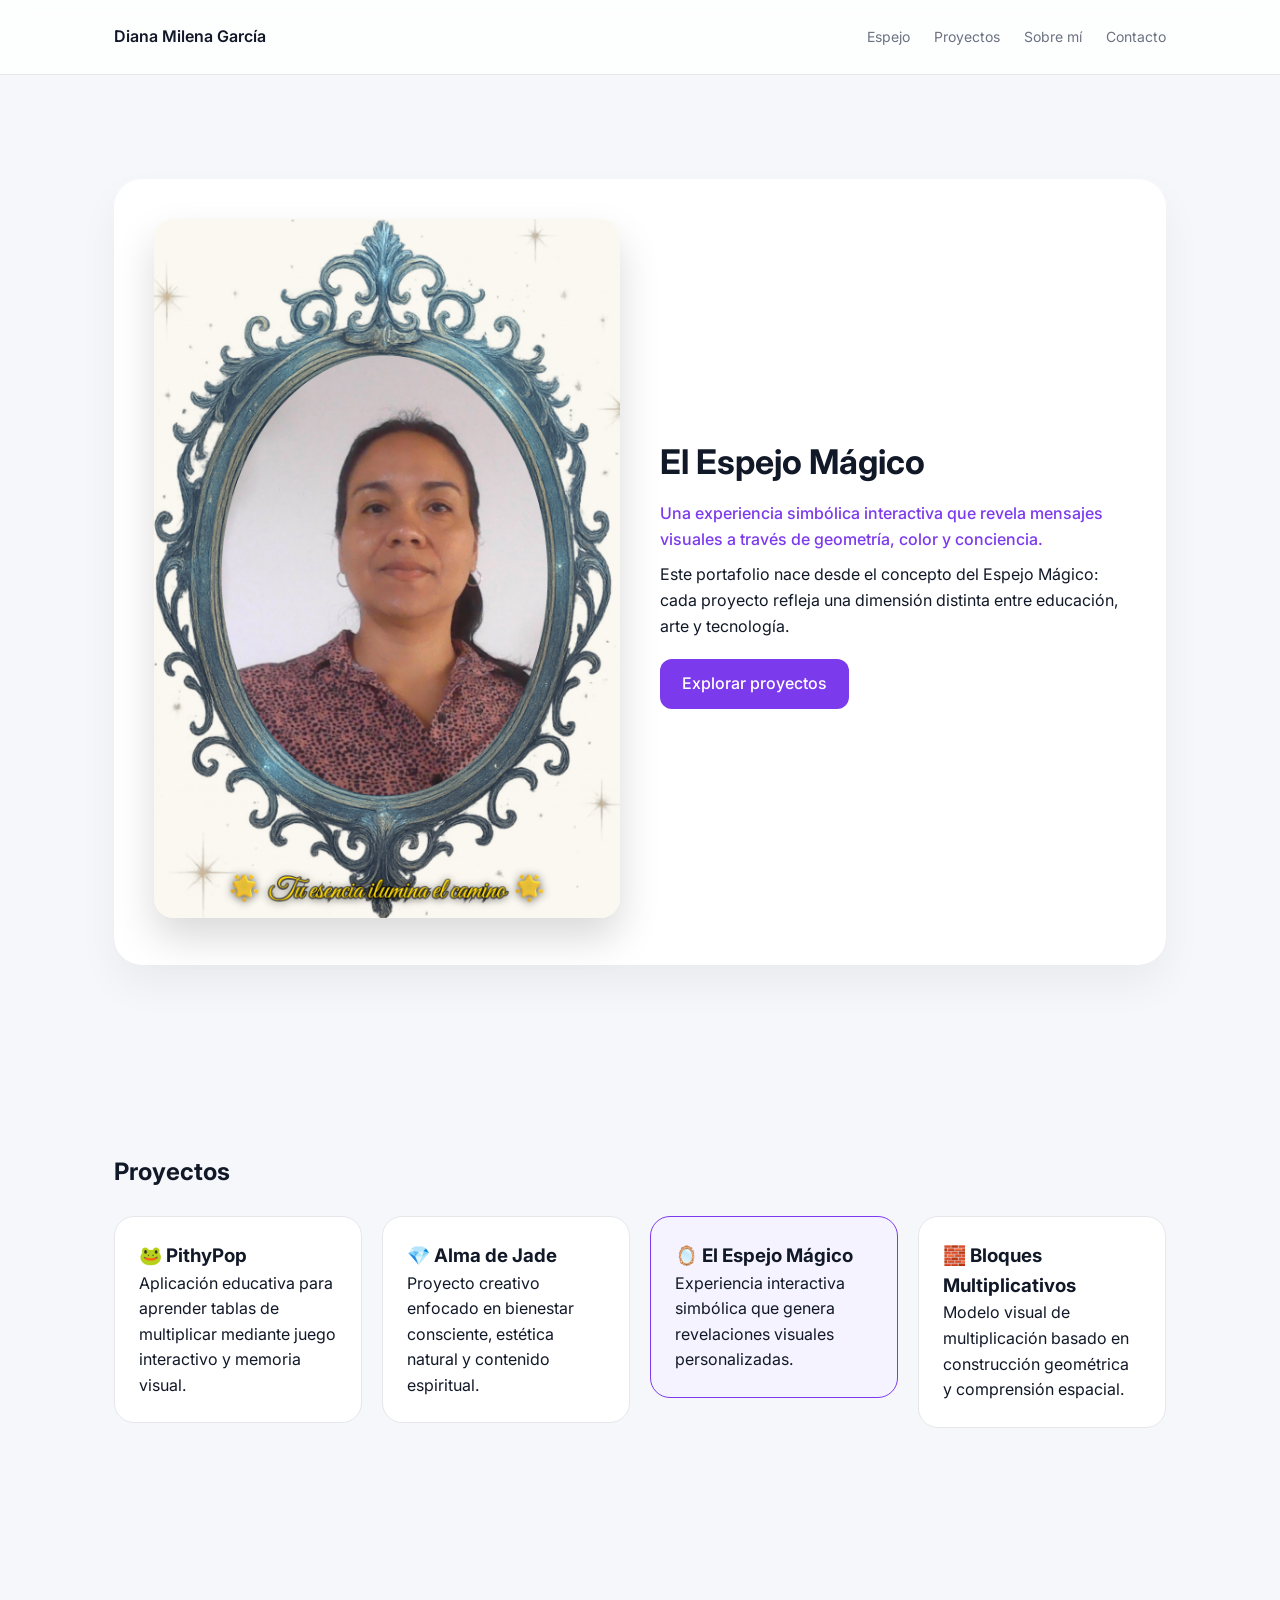
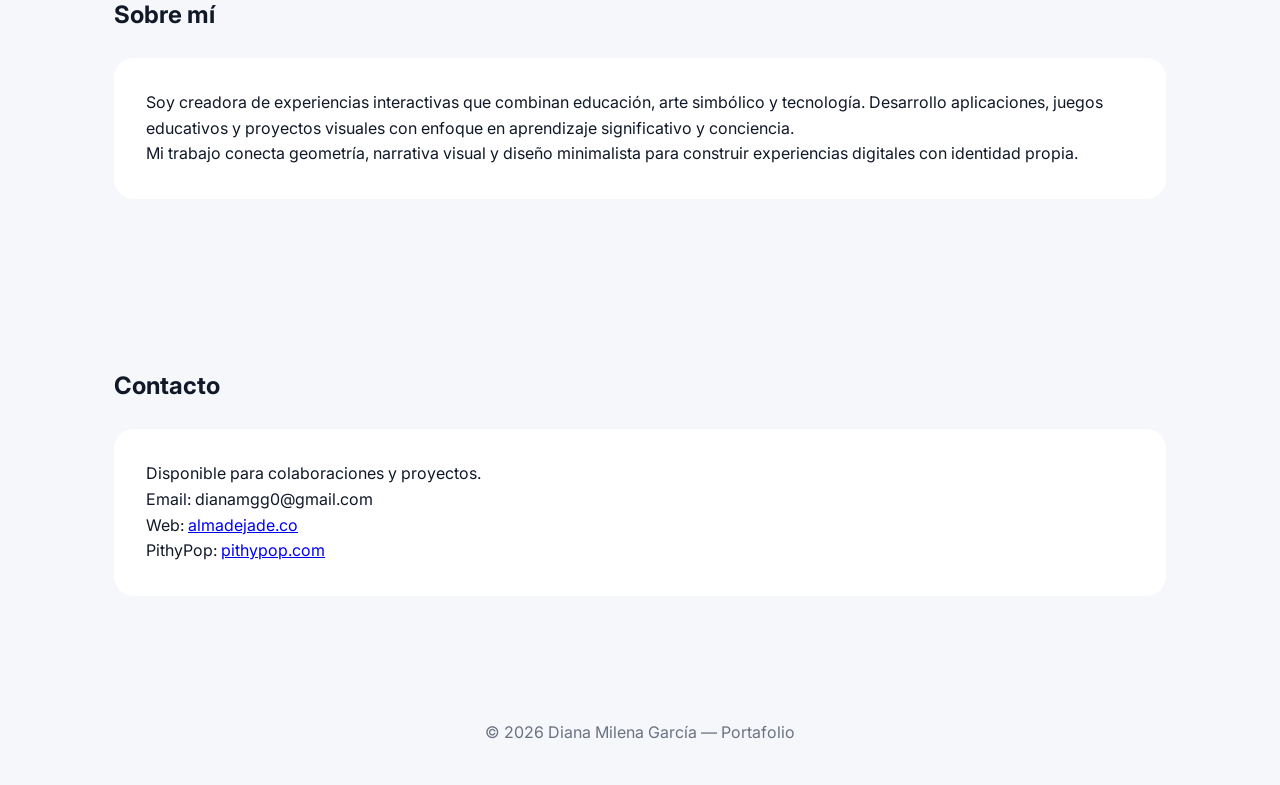
<file: index.html>
<!DOCTYPE html>
<html lang="es">
<head>
<meta charset="UTF-8" />
<meta name="viewport" content="width=device-width, initial-scale=1.0" />
<title>Diana Milena García — Portafolio</title>
<link rel="stylesheet" href="styles.css" />
<link href="https://fonts.googleapis.com/css2?family=Inter:wght@300;400;500;600&display=swap" rel="stylesheet">
</head>
<body>

<header class="header">
<div class="container nav">
<div class="logo">Diana Milena García</div>
<nav class="menu">
<a href="#espejo">Espejo</a>
<a href="#proyectos">Proyectos</a>
<a href="#sobre">Sobre mí</a>
<a href="#contacto">Contacto</a>
</nav>
</div>
</header>

<!-- HERO ESPEJO MAGICO -->
<section id="espejo" class="hero">
<div class="container">
<div class="hero-card espejo-layout">

<div class="espejo-visual">
<img id="espejoImagen" src="images/mi-revelacion.jpg" alt="Revelación Espejo Mágico" />
</div>

<div class="espejo-content">
<h1>El Espejo Mágico</h1>

<p class="hero-sub">
Una experiencia simbólica interactiva que revela mensajes visuales a través de geometría, color y conciencia.
</p>

<p>
Este portafolio nace desde el concepto del Espejo Mágico: cada proyecto refleja una dimensión distinta entre educación, arte y tecnología.
</p>

<a href="#proyectos" class="cta">Explorar proyectos</a>

</div>

</div>
</div>
</section>


<section id="proyectos" class="section">
<div class="container">
<h2 class="section-title">Proyectos</h2>

<div class="projects">

<a href="pithypop.html" class="card-link">  
<div class="card">
<h3>🐸 PithyPop</h3>
<p>Aplicación educativa para aprender tablas de multiplicar mediante juego interactivo y memoria visual.</p>
</div>
 </a> 

 <a href="alma-de-jade.html" class="card-link"> 
<div class="card">
<h3>💎 Alma de Jade</h3>
<p>Proyecto creativo enfocado en bienestar consciente, estética natural y contenido espiritual.</p>
</div>
</a> 

<a href="espejo.html" class="card-link">   
<div class="card featured">
<h3>🪞 El Espejo Mágico</h3>
<p>Experiencia interactiva simbólica que genera revelaciones visuales personalizadas.</p>
</div>
</a> 

<a href="bloques.html" class="card-link">  
<div class="card">
<h3>🧱 Bloques Multiplicativos</h3>
<p>Modelo visual de multiplicación basado en construcción geométrica y comprensión espacial.</p>
</div>
</a>

</div>
</div>
</section>

<section id="sobre" class="section">
<div class="container">
<h2 class="section-title">Sobre mí</h2>

<div class="about">
<p>
Soy creadora de experiencias interactivas que combinan educación, arte simbólico y tecnología. Desarrollo aplicaciones, juegos educativos y proyectos visuales con enfoque en aprendizaje significativo y conciencia.
</p>

<p>
Mi trabajo conecta geometría, narrativa visual y diseño minimalista para construir experiencias digitales con identidad propia.
</p>

</div>

</div>
</section>


<section id="contacto" class="section">
<div class="container">
<h2 class="section-title">Contacto</h2>

<div class="contact">
<p>Disponible para colaboraciones y proyectos.</p>

<p>Email: dianamgg0@gmail.com</p>
<p>
Web: <a href="https://www.almadejade.co">almadejade.co</a>
</p>
<p>
PithyPop: <a href="https://www.pithypop.com" >pithypop.com</a>
</p>


</div>

</div>
</section>

<footer class="footer">
© 2026 Diana Milena García — Portafolio
</footer>

</body>
</html>
</file>
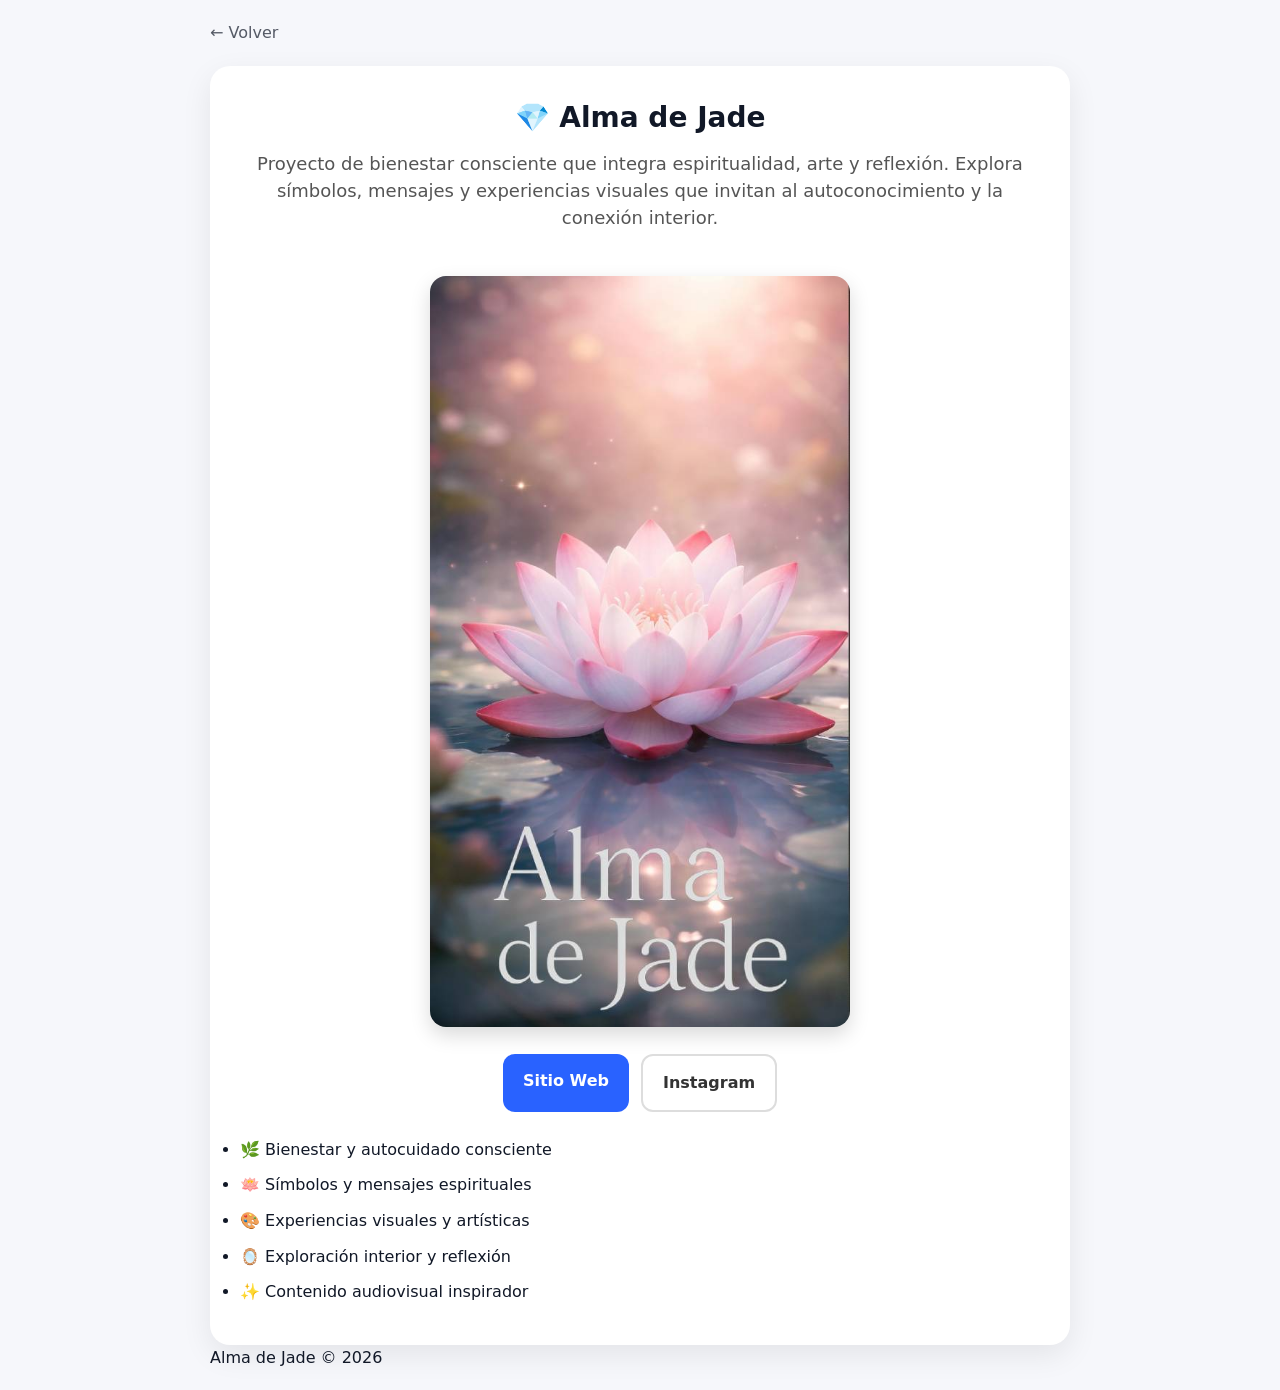
<file: alma-de-jade.html>
<!DOCTYPE html>
<html lang="es">
<head>
<meta charset="UTF-8">
<meta name="viewport" content="width=device-width, initial-scale=1.0">
  
<link rel="stylesheet" href="styles.css">
  
<title>Alma de Jade – Bienestar consciente</title>
<meta name="description" content="Alma de Jade es un proyecto de bienestar consciente que integra espiritualidad, arte y reflexión para acompañar procesos de autoconocimiento.">

</head>

<body>

<div class="pithy-container">
  
<a href="index.html" class="back">← Volver</a>
  
<div class="pithy-card">
  
<h1 class="pithy-title">💎 Alma de Jade</h1>

<p class="pithy-description">
Proyecto de bienestar consciente que integra espiritualidad, arte y reflexión. 
Explora símbolos, mensajes y experiencias visuales que invitan al autoconocimiento y la conexión interior.
</p>

<!-- imagen proyecto -->
<img src="images/alma-jade-preview.jpg" 
class="pithy-hero-img" 
alt="Proyecto Alma de Jade bienestar consciente y espiritualidad">

<div class="pithy-buttons">

<a href="https://www.almadejade.co" 
class="btn btn-secondary" 
target="_blank">
Sitio Web
</a>

<a href="https://www.instagram.com/alma_dejade/" 
class="btn btn-outline" 
target="_blank">
Instagram
</a>

</div>

<ul class="pithy-features">
<li>🌿 Bienestar y autocuidado consciente</li>
<li>🪷 Símbolos y mensajes espirituales</li>
<li>🎨 Experiencias visuales y artísticas</li>
<li>🪞 Exploración interior y reflexión</li>
<li>✨ Contenido audiovisual inspirador</li>
</ul>

</div>

<footer>
Alma de Jade © 2026
</footer>

</div>

</body>
</html>
</file>
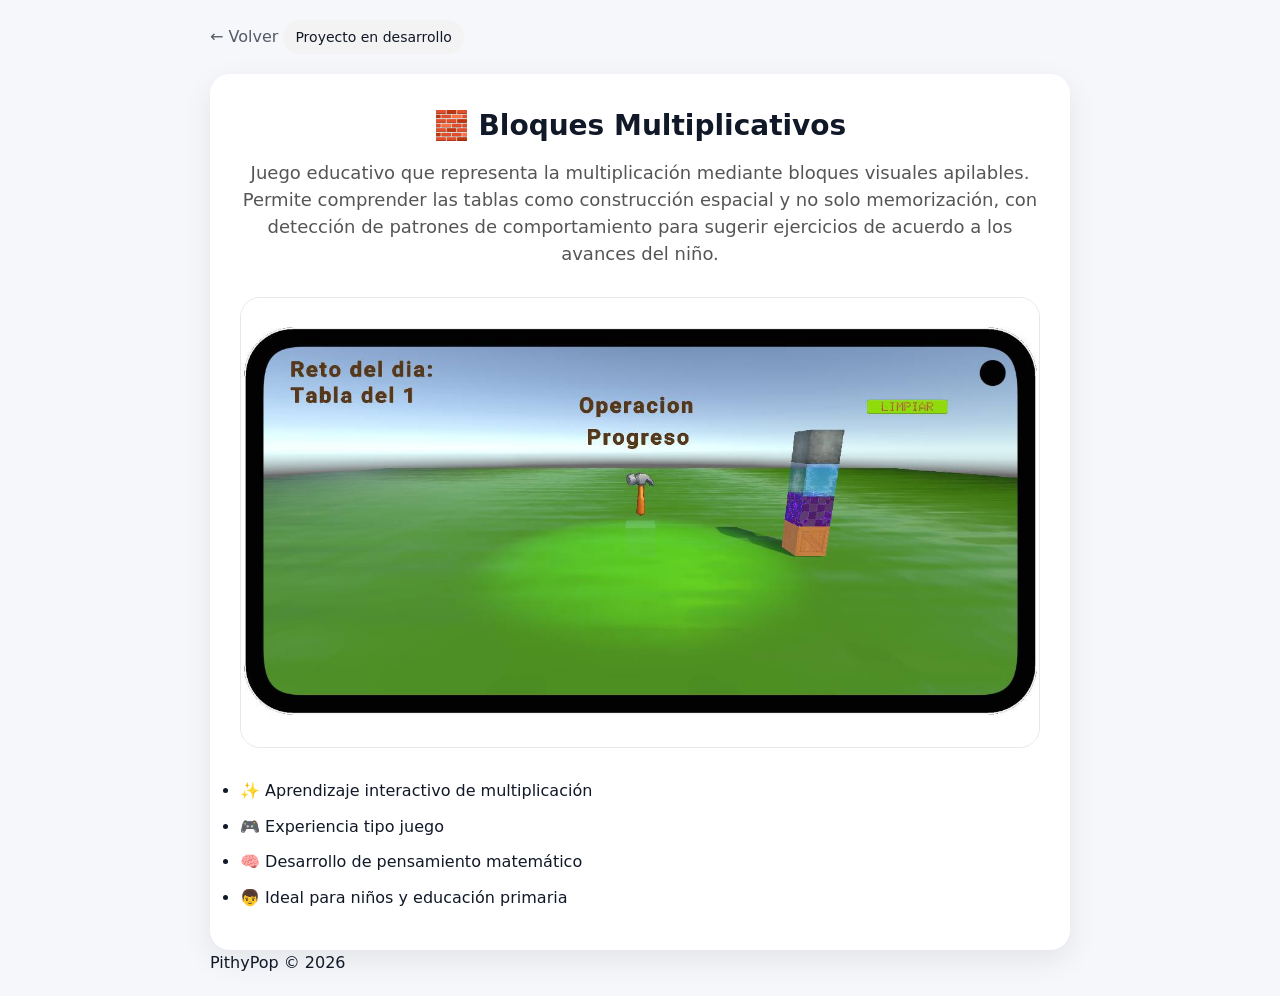
<file: bloques.html>
<!DOCTYPE html>
<html lang="es">
<head>
<meta charset="UTF-8">
<meta name="viewport" content="width=device-width, initial-scale=1.0">


<link rel="stylesheet" href="styles.css">

<title>Bloques Multiplicativos — Diana García</title>
<meta name="description" content="Bloques multiplicativos es una manera interactiva de aprender las tablas de multiplicar">

</head>

<body>

<div class="pithy-container">

<a href="index.html" class="back">← Volver</a>

<p class="status">Proyecto en desarrollo</p>

<div class="pithy-card">

<h1 class="pithy-title">🧱 Bloques Multiplicativos</h1>



<p class="pithy-description"> 
Juego educativo que representa la multiplicación mediante bloques visuales 
apilables. Permite comprender las tablas como construcción espacial y no 
solo memorización, con detección de patrones de comportamiento para sugerir ejercicios 
de acuerdo a los avances del niño.    
</p>
<div class="project-image horizontal">
<img src="images/bloques-mockup.jpg" alt="Bloques Multiplicativos">
</div>

<ul class="pithy-features">
<li>✨ Aprendizaje interactivo de multiplicación</li>
<li>🎮 Experiencia tipo juego</li>
<li>🧠 Desarrollo de pensamiento matemático</li>
<li>👦 Ideal para niños y educación primaria</li>
</ul>

</div>

<footer>
PithyPop © 2026
</footer>

</div>

</body>
</html>
</file>
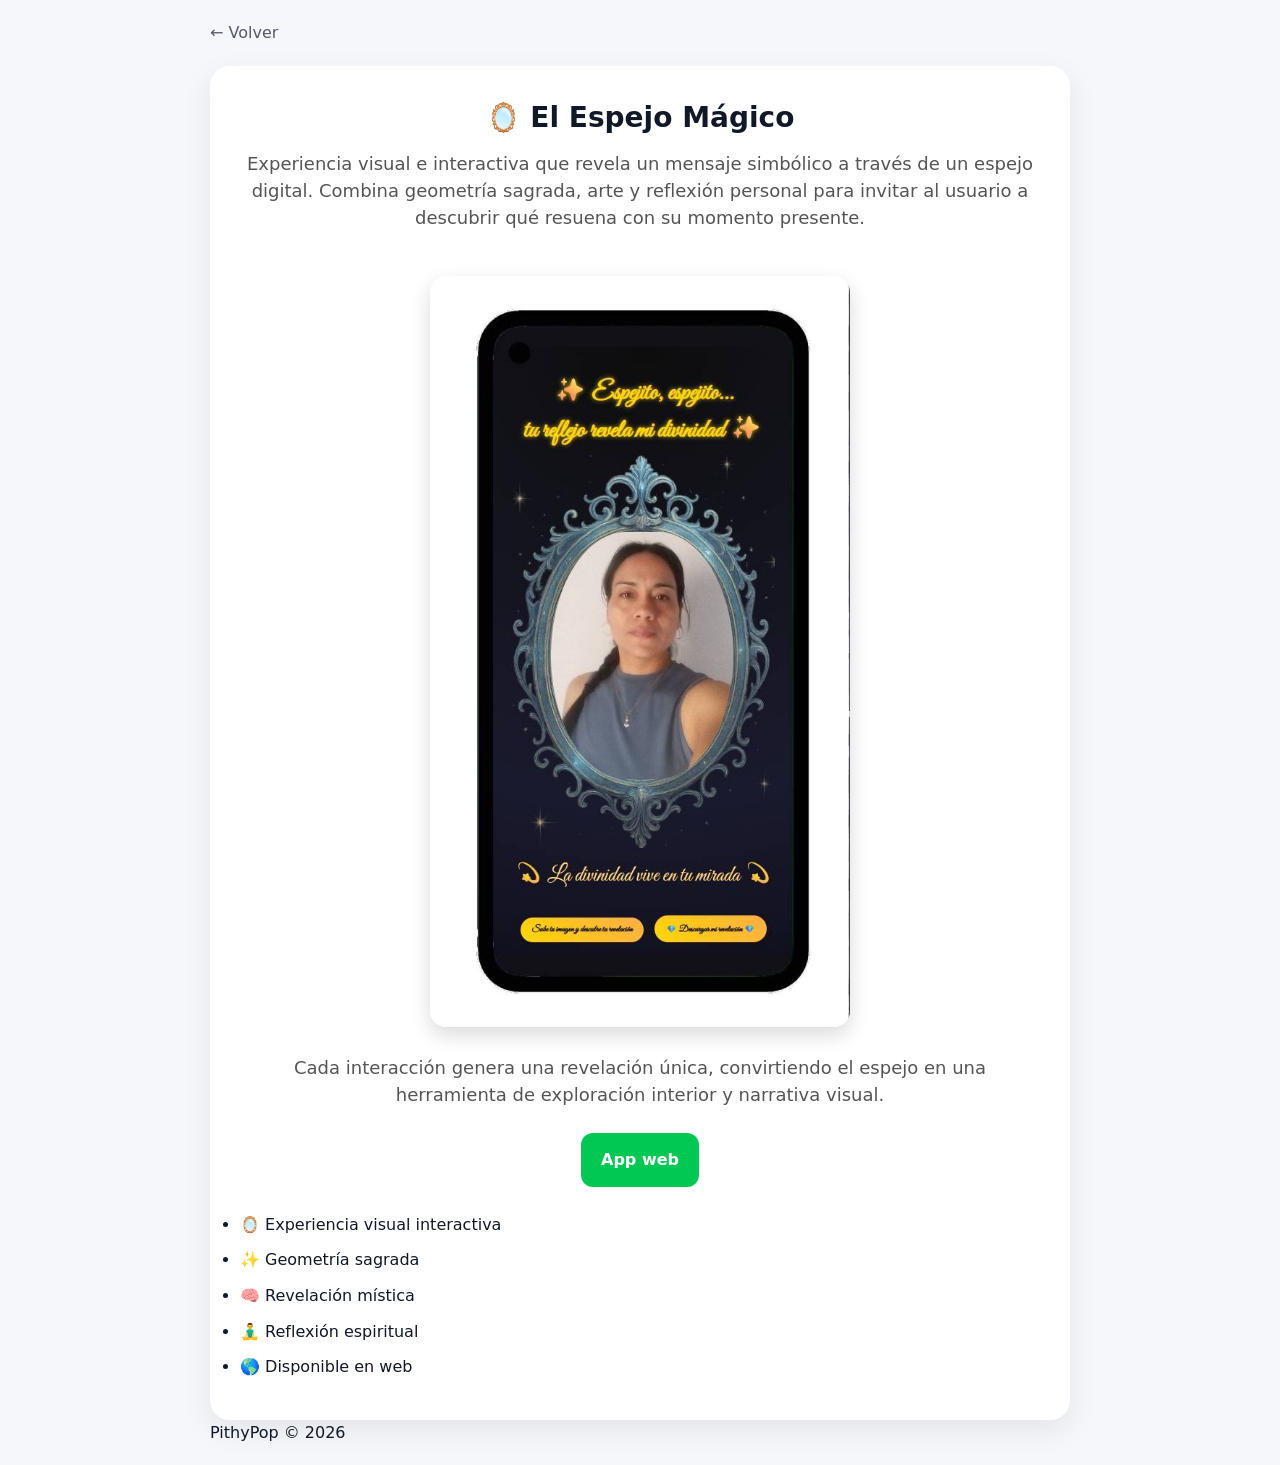
<file: espejo.html>
<!DOCTYPE html>
<html lang="es">
<head>
<meta charset="UTF-8">
<meta name="viewport" content="width=device-width, initial-scale=1.0">

<link rel="stylesheet" href="styles.css">

<title>El Espejo Mágico — Diana García</title>

<link rel="stylesheet" href="styles.css">
</head>

<body>

<div class="pithy-container">

<a href="index.html" class="back">← Volver</a>

<div class="pithy-card">

<h1 class="pithy-title">🪞 El Espejo Mágico</h1>

<p class="pithy-description">
Experiencia visual e interactiva que revela un mensaje simbólico a través 
de un espejo digital. Combina geometría sagrada, arte y reflexión personal 
para invitar al usuario a descubrir qué resuena con su momento presente.    
</p>

<!-- imagen app -->
<img src="images/espejo-diana2.jpg" class="pithy-hero-img" alt="Aplicación web interactiva revalación">

<p class="pithy-description">
Cada interacción genera una revelación única, convirtiendo el espejo en 
una herramienta de exploración interior y narrativa visual.
</p>

<div class="pithy-buttons">

<a href="https://dianamgg0.github.io/espejito-mistico/" 
class="btn btn-primary" target="_blank">
App web
</a>

</div>

<ul class="pithy-features">
<li>🪞 Experiencia visual interactiva</li>
<li>✨ Geometría sagrada</li>
<li>🧠 Revelación mística</li>
<li>🧘‍♂️ Reflexión espiritual</li>
<li>🌎 Disponible en web</li>
</ul>

</div>

<footer>
PithyPop © 2026
</footer>

</div>

</body>
</html>
</file>
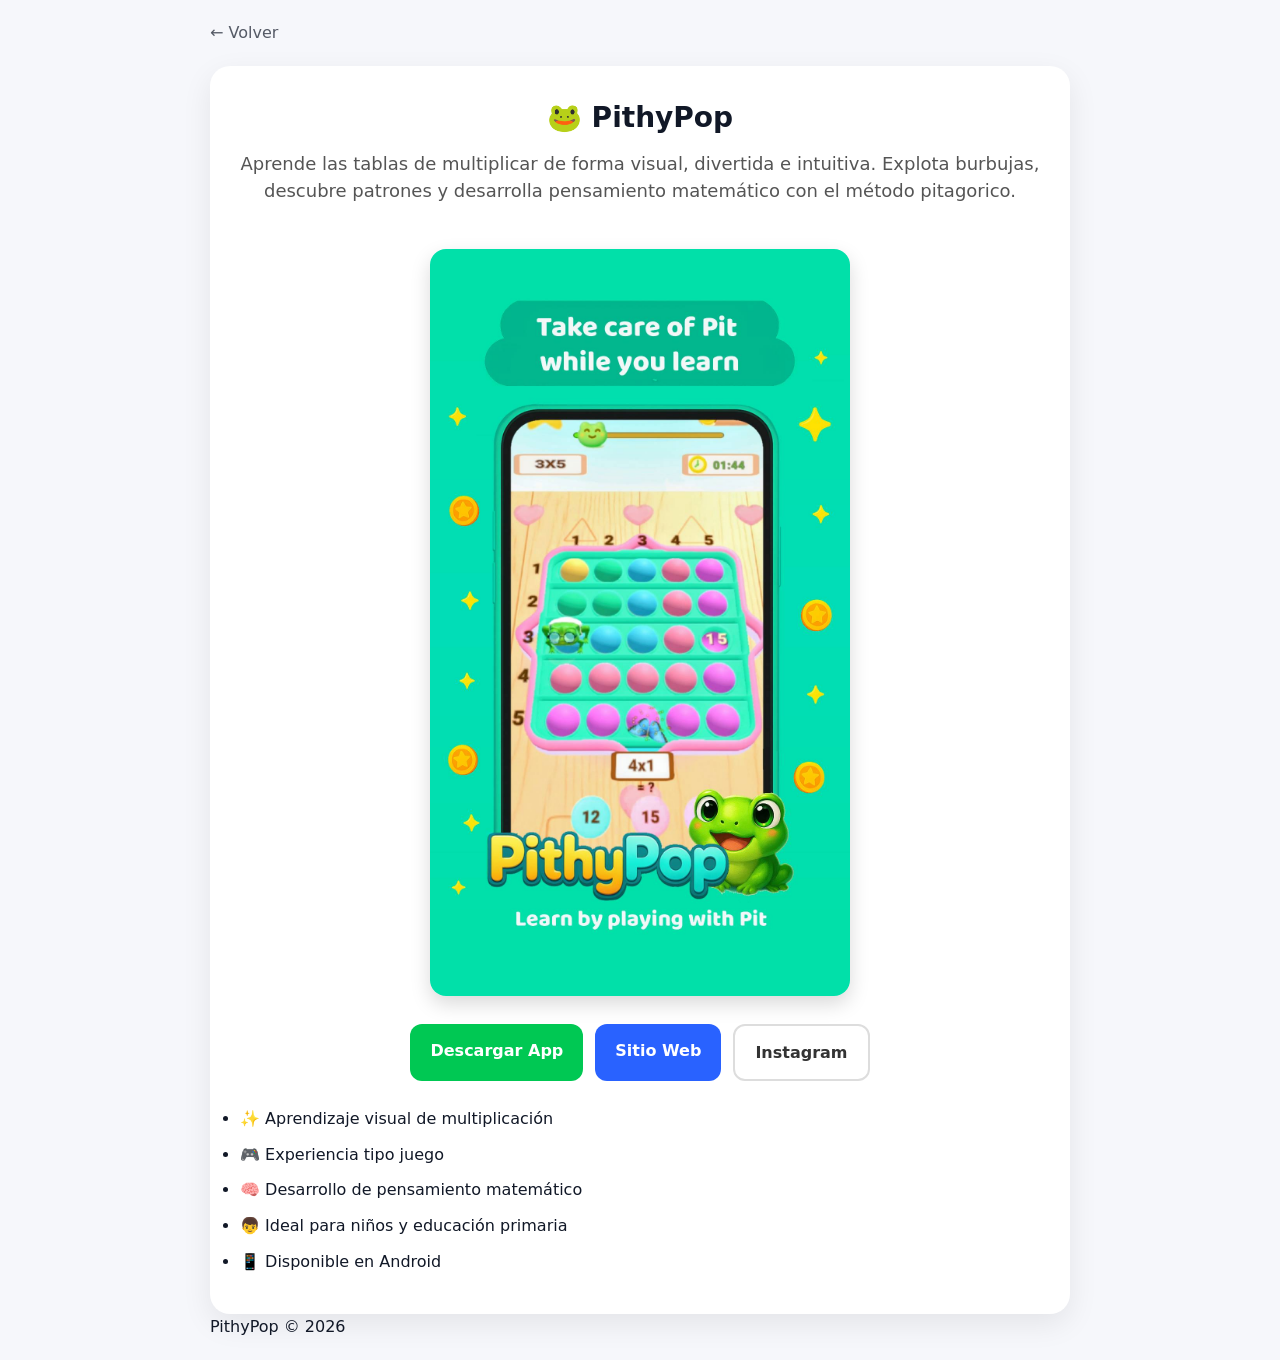
<file: pithypop.html>
<!DOCTYPE html>
<html lang="es">
<head>
<meta charset="UTF-8">
<meta name="viewport" content="width=device-width, initial-scale=1.0">
  
<link rel="stylesheet" href="styles.css">
  
<title>PithyPop – Aprende multiplicar jugando</title>
<meta name="description" content="PithyPop es una app educativa basada en el método pitagorico para aprender las tablas de multiplicar de forma visual, divertida e intuitiva.">

</head>

<body>

<div class="pithy-container">
  
<a href="index.html" class="back">← Volver</a>
  
<div class="pithy-card">
  
<h1 class="pithy-title">🐸 PithyPop</h1>

<p class="pithy-description">
Aprende las tablas de multiplicar de forma visual, divertida e intuitiva. 
Explota burbujas, descubre patrones y desarrolla pensamiento matemático con el método pitagorico.
</p>

<!-- imagen app -->
<img src="images/pithypop-preview.jpg" class="pithy-hero-img" alt="Aplicación educativa PithyPop para aprender tablas de multiplicar">

<div class="pithy-buttons">

<a href="https://play.google.com/store/apps/details?id=com.zoedelta.pithypop&pli=1" 
class="btn btn-primary" target="_blank">
Descargar App
</a>

<a href="https://www.pithypop.com" 
class="btn btn-secondary" target="_blank">
Sitio Web
</a>

<a href="https://www.instagram.com/pithy_pop/" 
class="btn btn-outline" target="_blank">
Instagram
</a>

</div>

<ul class="pithy-features">
<li>✨ Aprendizaje visual de multiplicación</li>
<li>🎮 Experiencia tipo juego</li>
<li>🧠 Desarrollo de pensamiento matemático</li>
<li>👦 Ideal para niños y educación primaria</li>
<li>📱 Disponible en Android</li>
</ul>

</div>

<footer>
PithyPop © 2026
</footer>

</div>

</body>
</html>
</file>
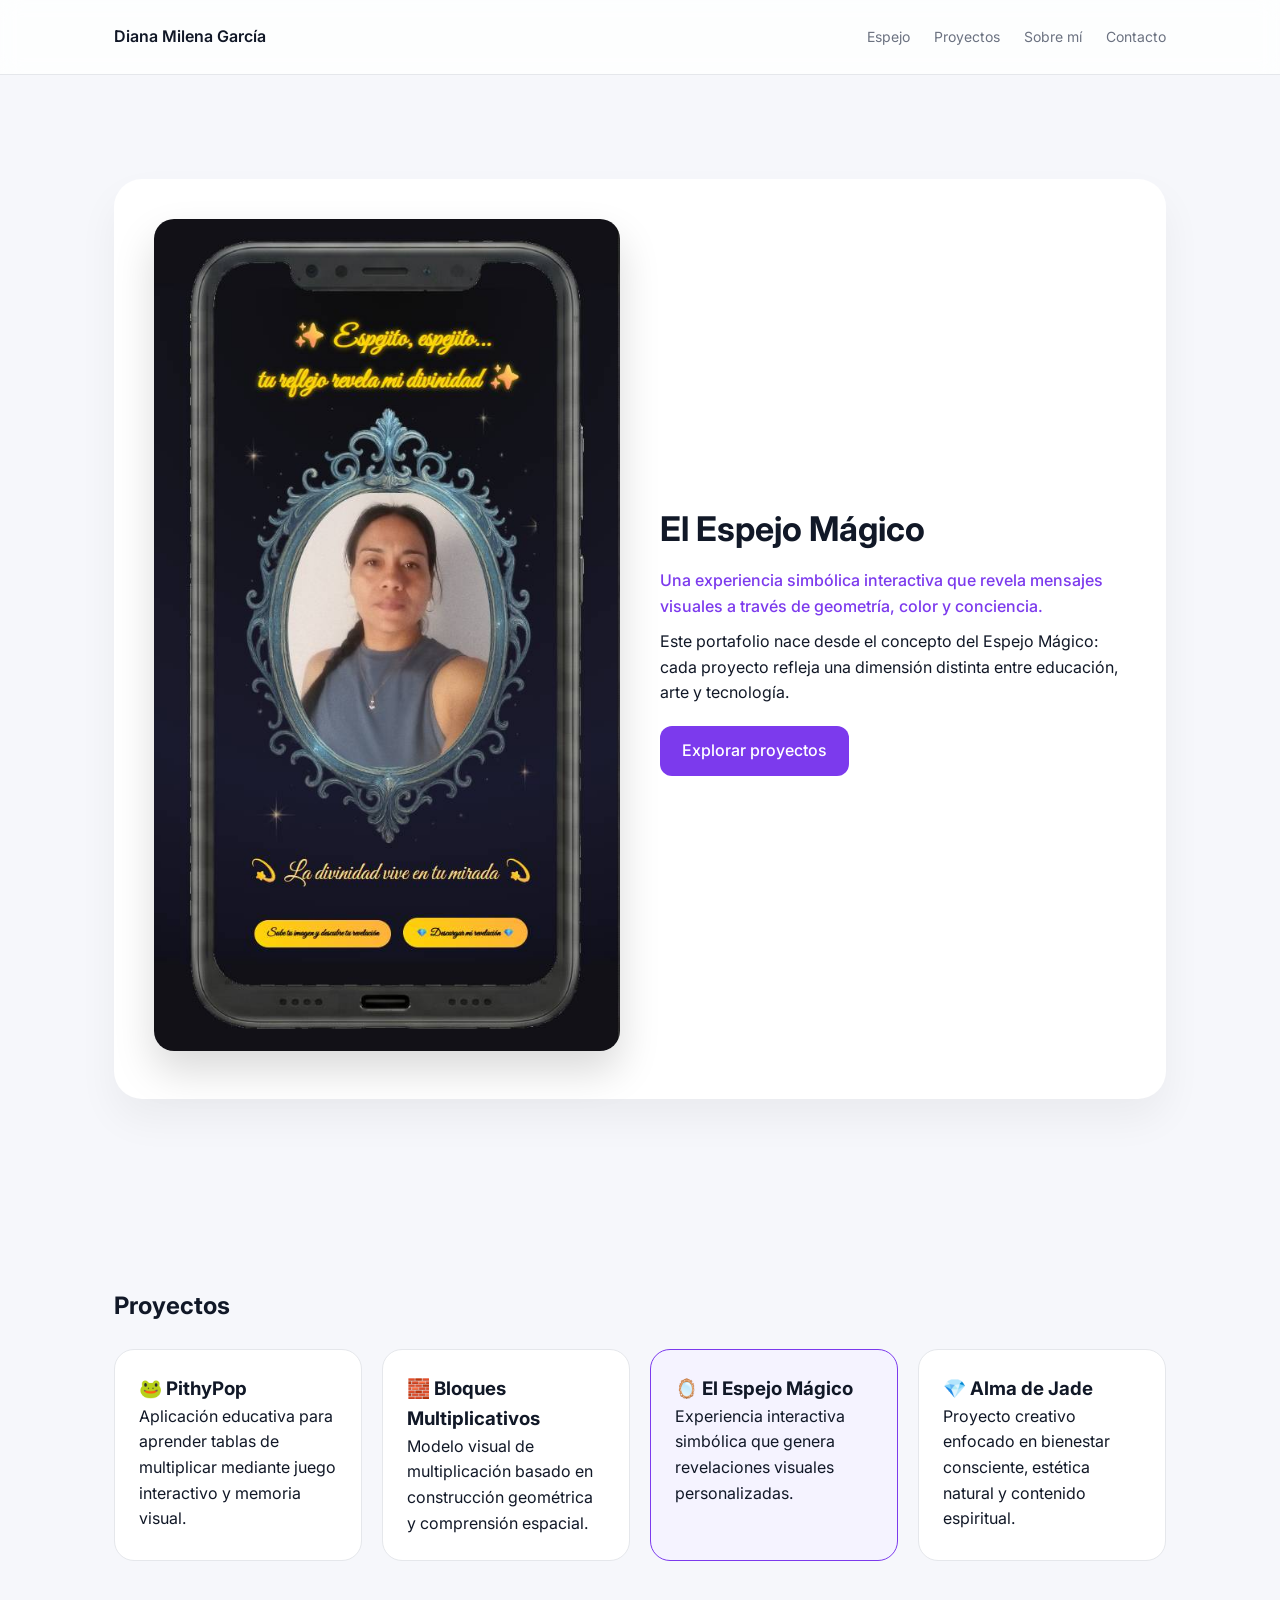
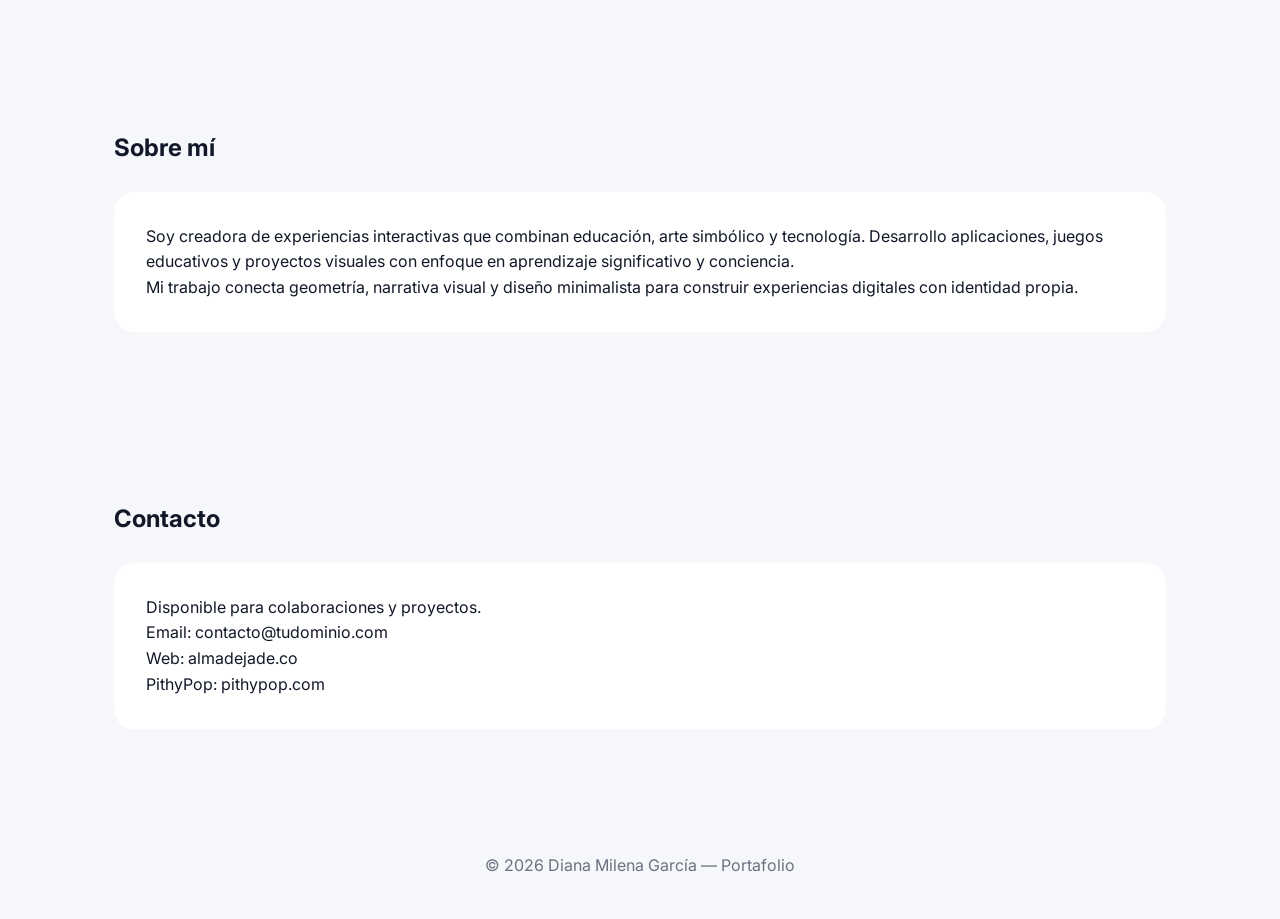
<file: portafolio.html>
<!DOCTYPE html>
<html lang="es">
<head>
<meta charset="UTF-8" />
<meta name="viewport" content="width=device-width, initial-scale=1.0" />
<title>Diana Milena García — Portafolio</title>
<link rel="stylesheet" href="styles.css" />
<link href="https://fonts.googleapis.com/css2?family=Inter:wght@300;400;500;600&display=swap" rel="stylesheet">
</head>
<body>

<header class="header">
<div class="container nav">
<div class="logo">Diana Milena García</div>
<nav class="menu">
<a href="#espejo">Espejo</a>
<a href="#proyectos">Proyectos</a>
<a href="#sobre">Sobre mí</a>
<a href="#contacto">Contacto</a>
</nav>
</div>
</header>

<!-- HERO ESPEJO MAGICO -->
<section id="espejo" class="hero">
<div class="container">
<div class="hero-card espejo-layout">

<div class="espejo-visual">
<img id="espejoImagen" src="images/espejo.jpg" alt="Revelación Espejo Mágico" />
</div>

<div class="espejo-content">
<h1>El Espejo Mágico</h1>

<p class="hero-sub">
Una experiencia simbólica interactiva que revela mensajes visuales a través de geometría, color y conciencia.
</p>

<p>
Este portafolio nace desde el concepto del Espejo Mágico: cada proyecto refleja una dimensión distinta entre educación, arte y tecnología.
</p>

<a href="#proyectos" class="cta">Explorar proyectos</a>

</div>

</div>
</div>
</section>


<section id="proyectos" class="section">
<div class="container">
<h2 class="section-title">Proyectos</h2>

<div class="projects">

<div class="card">
<h3>🐸 PithyPop</h3>
<p>Aplicación educativa para aprender tablas de multiplicar mediante juego interactivo y memoria visual.</p>
</div>

<div class="card">
<h3>🧱 Bloques Multiplicativos</h3>
<p>Modelo visual de multiplicación basado en construcción geométrica y comprensión espacial.</p>
</div>

<div class="card featured">
<h3>🪞 El Espejo Mágico</h3>
<p>Experiencia interactiva simbólica que genera revelaciones visuales personalizadas.</p>
</div>

<div class="card">
<h3>💎 Alma de Jade</h3>
<p>Proyecto creativo enfocado en bienestar consciente, estética natural y contenido espiritual.</p>
</div>

</div>
</div>
</section>


<section id="sobre" class="section">
<div class="container">
<h2 class="section-title">Sobre mí</h2>

<div class="about">
<p>
Soy creadora de experiencias interactivas que combinan educación, arte simbólico y tecnología. Desarrollo aplicaciones, juegos educativos y proyectos visuales con enfoque en aprendizaje significativo y conciencia.
</p>

<p>
Mi trabajo conecta geometría, narrativa visual y diseño minimalista para construir experiencias digitales con identidad propia.
</p>

</div>

</div>
</section>


<section id="contacto" class="section">
<div class="container">
<h2 class="section-title">Contacto</h2>

<div class="contact">
<p>Disponible para colaboraciones y proyectos.</p>

<p>Email: contacto@tudominio.com</p>
<p>Web: almadejade.co</p>
<p>PithyPop: pithypop.com</p>

</div>

</div>
</section>

<footer class="footer">
© 2026 Diana Milena García — Portafolio
</footer>

</body>
</html>
</file>
<file: styles.css>
:root{
--bg:#f6f7fb;
--card:#ffffff;
--text:#111827;
--muted:#6b7280;
--accent:#7c3aed;
--soft:#f5f3ff;
--border:#e5e7eb;
}

*{
box-sizing:border-box;
margin:0;
padding:0;
}

body{
font-family:'Inter',system-ui;
background:var(--bg);
color:var(--text);
line-height:1.6;
}

.container{
max-width:1100px;
margin:auto;
padding:24px;
}

.header{
position:sticky;
top:0;
background:rgba(255,255,255,0.8);
backdrop-filter:blur(10px);
border-bottom:1px solid var(--border);
z-index:10;
}

.nav{
display:flex;
justify-content:space-between;
align-items:center;
}

.logo{
font-weight:600;
}

.menu{
display:flex;
gap:24px;
}

.menu a{
text-decoration:none;
color:var(--muted);
font-size:14px;
}

.hero{
padding:80px 0;
}

.hero-card{
background:var(--card);
border-radius:28px;
padding:40px;
box-shadow:0 20px 40px rgba(0,0,0,0.05);
}

.espejo-layout{
display:grid;
grid-template-columns: 1fr 1fr;
gap:40px;
align-items:center;
}

.espejo-visual img{
width:100%;
border-radius:20px;
box-shadow:0 20px 40px rgba(0,0,0,0.15);
}

.hero h1{
font-size:34px;
margin-bottom:12px;
}

.hero-sub{
color:var(--accent);
font-weight:500;
margin-bottom:10px;
}

.cta{
display:inline-block;
margin-top:20px;
padding:12px 22px;
background:var(--accent);
color:white;
text-decoration:none;
border-radius:12px;
font-weight:500;
}

.section{
padding:60px 0;
}

.section-title{
font-size:24px;
margin-bottom:24px;
}

.projects{
display:grid;
grid-template-columns:repeat(auto-fit,minmax(240px,1fr));
gap:20px;
}

.card{
background:var(--card);
padding:24px;
border-radius:20px;
border:1px solid var(--border);
transition:.25s;
}

.card:hover{
transform:translateY(-5px);
box-shadow:0 15px 30px rgba(0,0,0,0.05);
}

.card-link{
text-decoration:none;
color:inherit;
display:block;
}

.featured{
background:var(--soft);
border:1px solid var(--accent);
}

.about,
.contact{
background:var(--card);
padding:32px;
border-radius:20px;
}

.footer{
text-align:center;
padding:40px;
color:var(--muted);
}

@media(max-width:900px){

.espejo-layout{
grid-template-columns:1fr;
}

.hero{
padding:40px 0;
}

.hero h1{
font-size:26px;
}

.menu{
display:none;
}

}
.project{
max-width:900px;
margin:60px auto;
padding:20px;
}

.back{
display:inline-block;
margin-bottom:20px;
text-decoration:none;
color:var(--text);
opacity:.7;
}

.status{
display:inline-block;
background:#f3f3f3;
padding:6px 12px;
border-radius:20px;
font-size:14px;
margin-bottom:20px;
}

.project-image{
margin:30px 0;
border-radius:20px;
overflow:hidden;
border:1px solid var(--border);
}

.project-image img{
width:100%;
display:block;
}

.project-image.horizontal img{
aspect-ratio:16/9;
object-fit:cover;
}

.project-description{
font-size:18px;
line-height:1.6;
opacity:.8;
}
/* =========================
PITHYPOP PAGE STYLE
========================= */

.pithy-container{
max-width:900px;
margin:auto;
padding:20px;
}

.pithy-card{
background:white;
border-radius:20px;
padding:30px;
box-shadow:0 10px 30px rgba(0,0,0,0.08);
text-align:center;
}

.pithy-logo{
width:140px;
margin-bottom:20px;
}

.pithy-hero-img{
width:100%;
max-width:420px;
border-radius:16px;
box-shadow:0 8px 20px rgba(0,0,0,0.15);
margin:20px 0;
}

.pithy-title{
margin-bottom:10px;
font-size:28px;
}

.pithy-description{
font-size:18px;
line-height:1.5;
color:#555;
margin-bottom:25px;
}

.pithy-buttons{
display:flex;
flex-wrap:wrap;
gap:12px;
justify-content:center;
margin-bottom:25px;
}

.btn{
padding:14px 20px;
border-radius:12px;
text-decoration:none;
font-weight:600;
transition:.2s;
display:inline-block;
}

.btn-primary{
background:#00c853;
color:white;
}

.btn-secondary{
background:#2962ff;
color:white;
}

.btn-outline{
border:2px solid #ddd;
color:#333;
}

.btn:hover{
transform:translateY(-2px);
box-shadow:0 6px 14px rgba(0,0,0,0.15);
}

.pithy-features{
margin-top:25px;
text-align:left;
}

.pithy-features li{
margin-bottom:10px;
}

.pithy-footer{
text-align:center;
margin-top:20px;
color:#777;
font-size:14px;
}


/* responsive móvil */
@media(max-width:600px){

.pithy-card{
padding:20px;
}

.pithy-title{
font-size:22px;
}

.pithy-description{
font-size:16px;
}

.pithy-buttons{
flex-direction:column;
}

}
</file>
